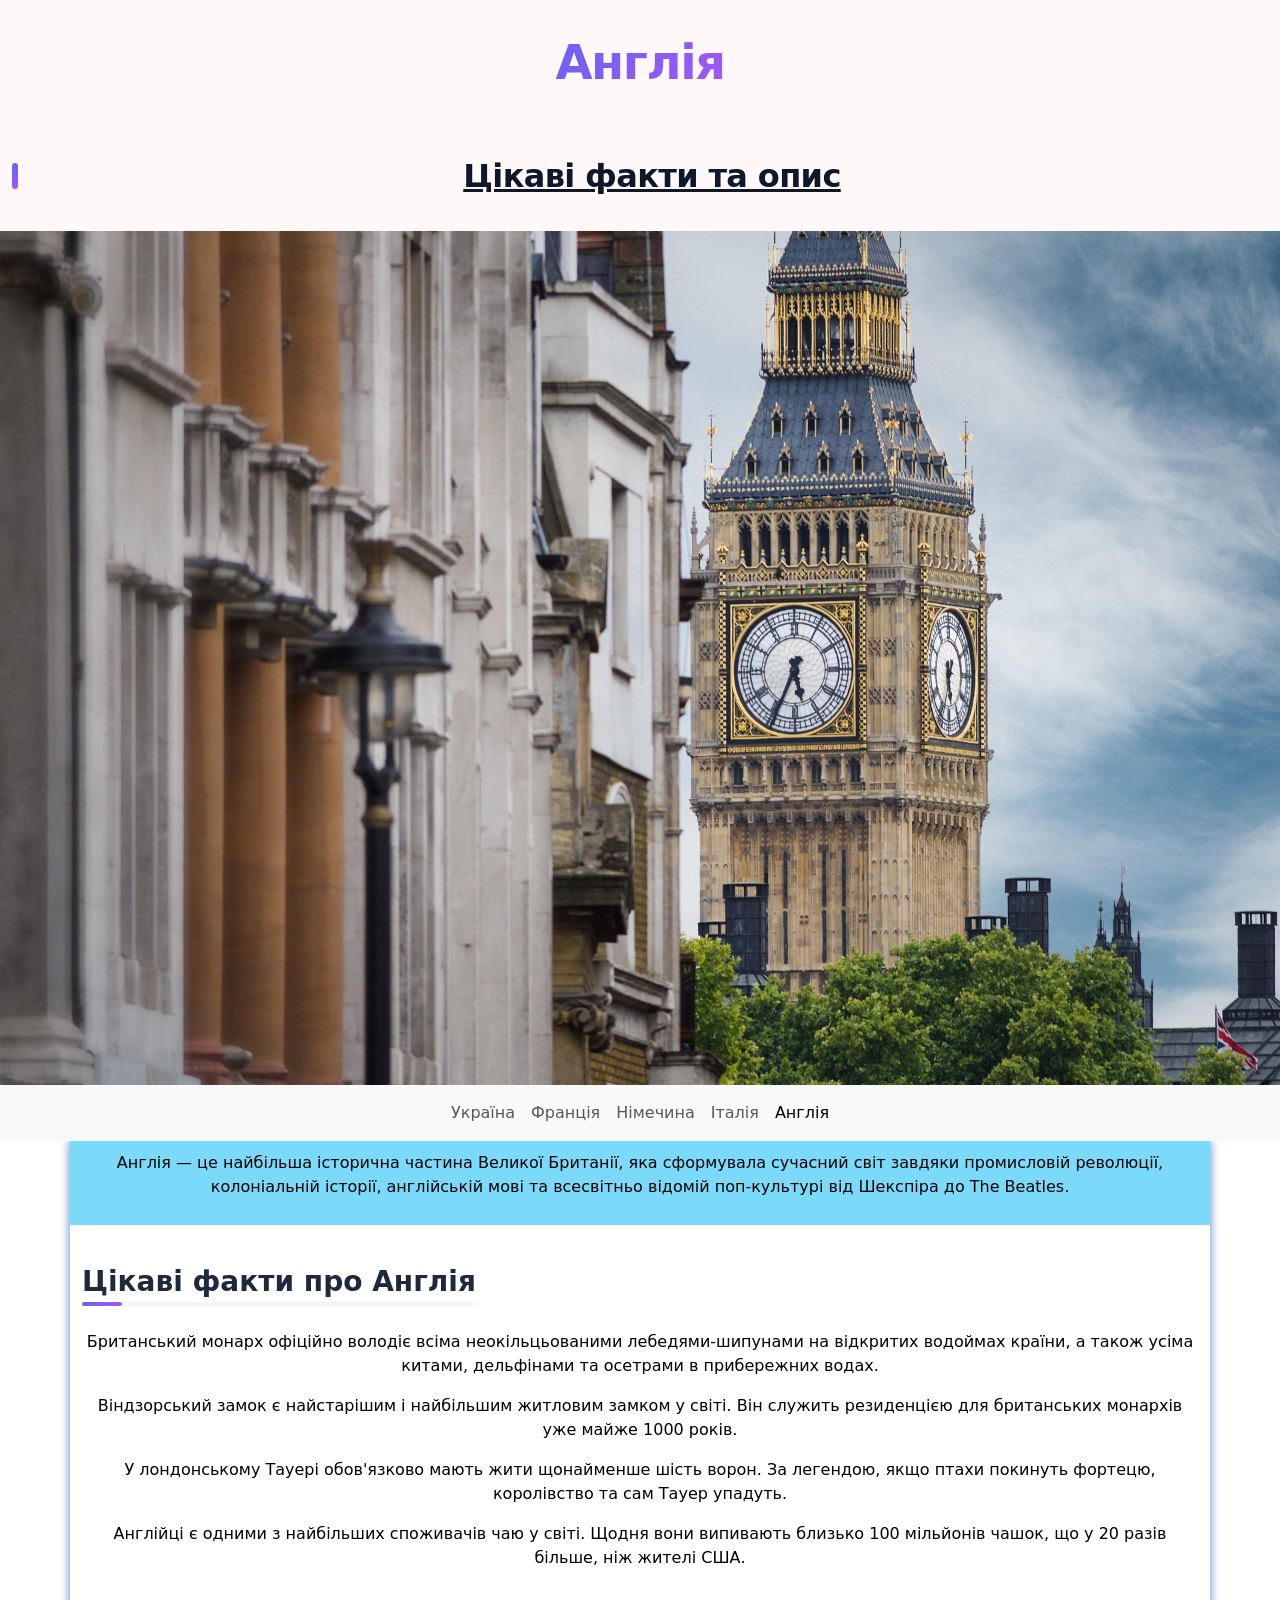
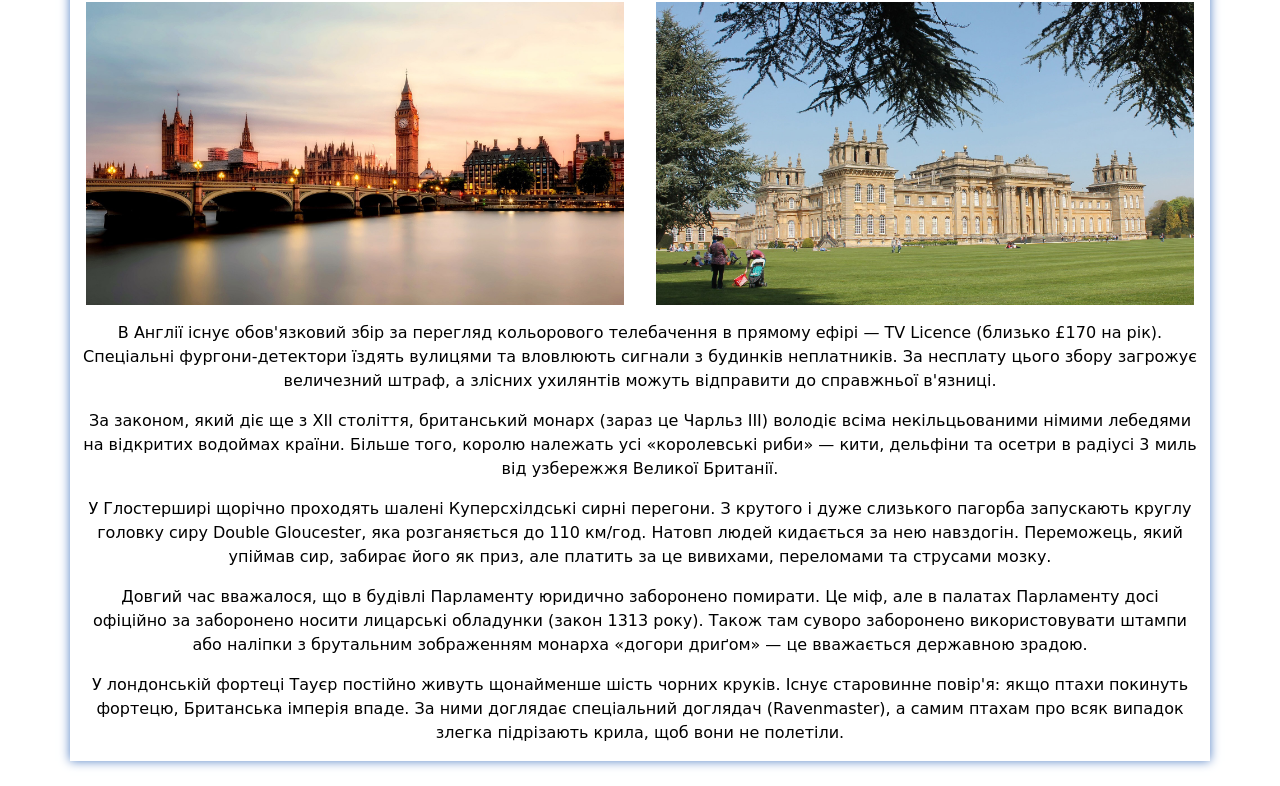
<file: country/england.html>
<!DOCTYPE html>
<html lang="en">

<head>
   <meta charset="UTF-8">
   <meta name="viewport" content="width=device-width, initial-scale=1.0">
   <link href="https://cdn.jsdelivr.net/npm/bootstrap@5.3.8/dist/css/bootstrap.min.css" rel="stylesheet"
      integrity="sha384-sRIl4kxILFvY47J16cr9ZwB07vP4J8+LH7qKQnuqkuIAvNWLzeN8tE5YBujZqJLB" crossorigin="anonymous">
   <title>Мандруй Світом: Дивовижні Країни та Факти</title>
   <link rel="stylesheet" href="style.css">
   <link rel="shortcut icon" href="c:\Users\Inside\Desktop\Inside\ДудкоЯрослав\сайт\66270-200.png" type="image/x-icon">
</head>

<body>
   <div class="container-fluid bg-1 py-3">
      <div class="row">
         <div class="col-12 text-center">
            <h1>Англія</h1>
            <h2>Цікаві факти та опис</h2>
         </div>
      </div>
   </div>

   <div class="big-img">
      <img src="mathewbrowne-big-ben-7116305_1920.jpg" alt="">
   </div>

   <nav class="navbar navbar-expand-lg bg-body-tertiary">
      <div class="container-fluid">
         <button class="navbar-toggler" type="button" data-bs-toggle="collapse" data-bs-target="#navbarNav"
            aria-controls="navbarNav" aria-expanded="false" aria-label="Toggle navigation">
            <span class="navbar-toggler-icon"></span>
         </button>
         <div class="collapse navbar-collapse justify-content-center" id="navbarNav">
            <ul class="navbar-nav">
               <li class="nav-item">
                  <a class="nav-link" href="index.html">Україна</a>
               </li>
               <li class="nav-item">
                  <a class="nav-link" href="France.html">Франція</a>
               </li>
               <li class="nav-item">
                  <a class="nav-link" href="Germany.html">Німечина</a>
               </li>
               <li class="nav-item">
                  <a class="nav-link  " href="Italia.html">Італія</a>
               </li>
               <li class="nav-item">
                  <a class="nav-link  active " href="England.html">Англія</a>
               </li>
            </ul>
         </div>
      </div>
   </nav>
   <div class="container my-shadow">
      <div class="row bg-green">
         <div class="col-12">
            <div class="">
               <p>Англія — це найбільша історична частина Великої Британії, яка сформувала сучасний світ завдяки
                  промисловій революції, колоніальній історії, англійській мові та всесвітньо відомій поп-культурі від
                  Шекспіра до The Beatles.
               </p>
            </div>
         </div>
      </div>
      <div class="row">
         <div class="col-12">
            <h3>Цікаві факти про Англія</h3>
            
            <p> Британський монарх офіційно володіє всіма неокільцьованими лебедями-шипунами на відкритих водоймах
               країни, а також усіма китами, дельфінами та осетрами в прибережних водах.
            </p>
            <p>Віндзорський замок є найстарішим і найбільшим житловим замком у світі. Він служить резиденцією для
               британських монархів уже майже 1000 років.
            </p>
            <p>У лондонському Тауері обов'язково мають жити щонайменше шість ворон. За легендою, якщо птахи покинуть
               фортецю, королівство та сам Тауер упадуть.
            </p>
            <p>Англійці є одними з найбільших споживачів чаю у світі. Щодня вони випивають близько 100 мільйонів чашок,
               що у 20 разів більше, ніж жителі США.</p>
            <div class="row ">
               <div class="col-md-6 p-3">
                  <img src="12019-big-ben-2393098_1920.jpg" alt="">
               </div>
               <div class="col-md-6 p-3">
                  <img src="jenjenb-building-5477546_1920.jpg" alt="">
               </div>
            </div>
            <div class="row">
               <div class="col-12">
                  <p>В Англії існує обов'язковий збір за перегляд кольорового телебачення в прямому ефірі — TV Licence
                     (близько £170 на рік). Спеціальні фургони-детектори їздять вулицями та вловлюють сигнали з будинків
                     неплатників. За несплату цього збору загрожує величезний штраф, а злісних ухилянтів можуть
                     відправити до справжньої в'язниці.</p>
                  <p>За законом, який діє ще з XII століття, британський монарх (зараз це Чарльз III) володіє всіма
                     некільцьованими німими лебедями на відкритих водоймах країни. Більше того, королю належать усі
                     «королевські риби» — кити, дельфіни та осетри в радіусі 3 миль від узбережжя Великої Британії.</p>
                  <p>У Глостерширі щорічно проходять шалені Куперсхілдські сирні перегони. З крутого і дуже слизького
                     пагорба запускають круглу головку сиру Double Gloucester, яка розганяється до 110 км/год. Натовп
                     людей кидається за нею навздогін. Переможець, який упіймав сир, забирає його як приз, але платить
                     за це вивихами, переломами та струсами мозку.</p>
                  <p>Довгий час вважалося, що в будівлі Парламенту юридично заборонено помирати. Це міф, але в палатах
                     Парламенту досі офіційно за заборонено носити лицарські обладунки (закон 1313 року). Також там
                     суворо заборонено використовувати штампи або наліпки з брутальним зображенням монарха «догори
                     дриґом» — це вважається державною зрадою.</p>
                  <p>У лондонській фортеці Тауєр постійно живуть щонайменше шість чорних круків. Існує старовинне
                     повір'я: якщо птахи покинуть фортецю, Британська імперія впаде. За ними доглядає спеціальний
                     доглядач (Ravenmaster), а самим птахам про всяк випадок злегка підрізають крила, щоб вони не
                     полетіли.</p>


               </div>
            </div>
         </div>

















         <script src="https://cdn.jsdelivr.net/npm/bootstrap@5.3.8/dist/js/bootstrap.bundle.min.js"
            integrity="sha384-FKyoEForCGlyvwx9Hj09JcYn3nv7wiPVlz7YYwJrWVcXK/BmnVDxM+D2scQbITxI"
            crossorigin="anonymous"></script>
</body>

</html>
</file>
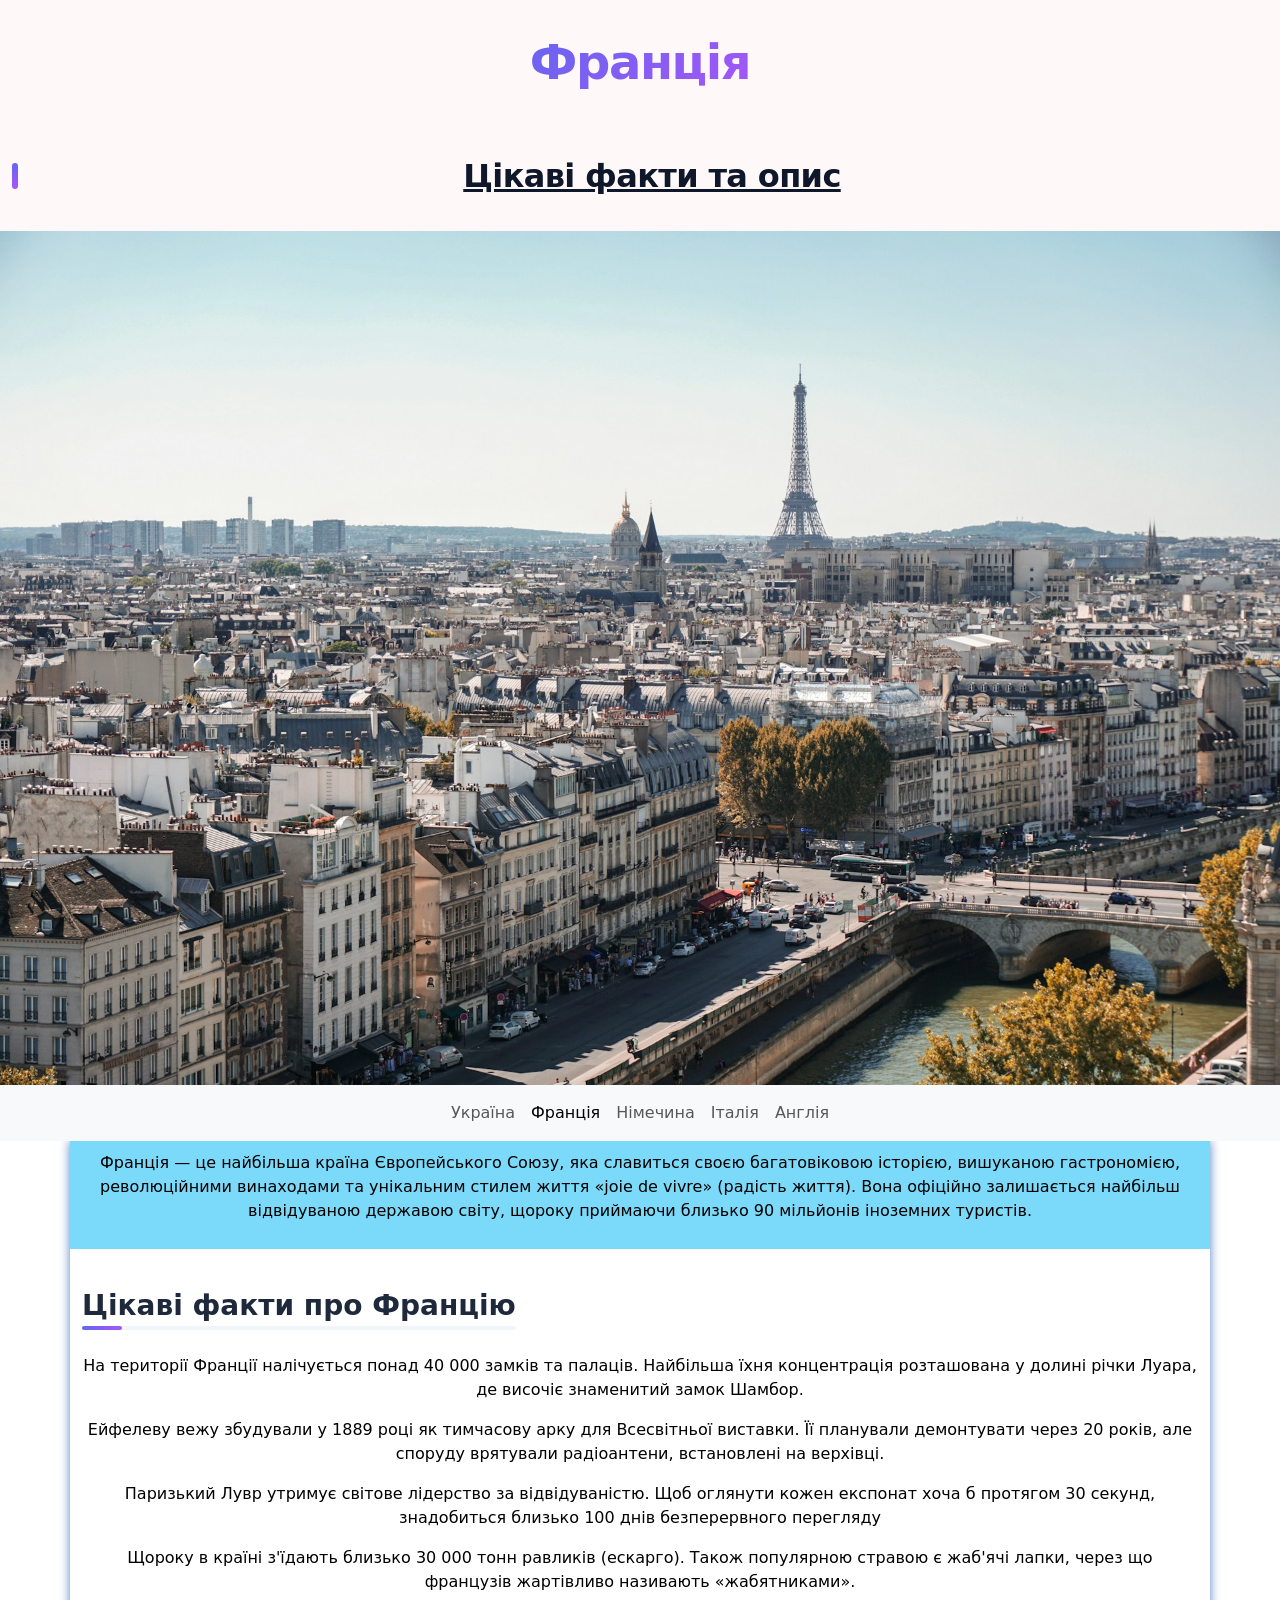
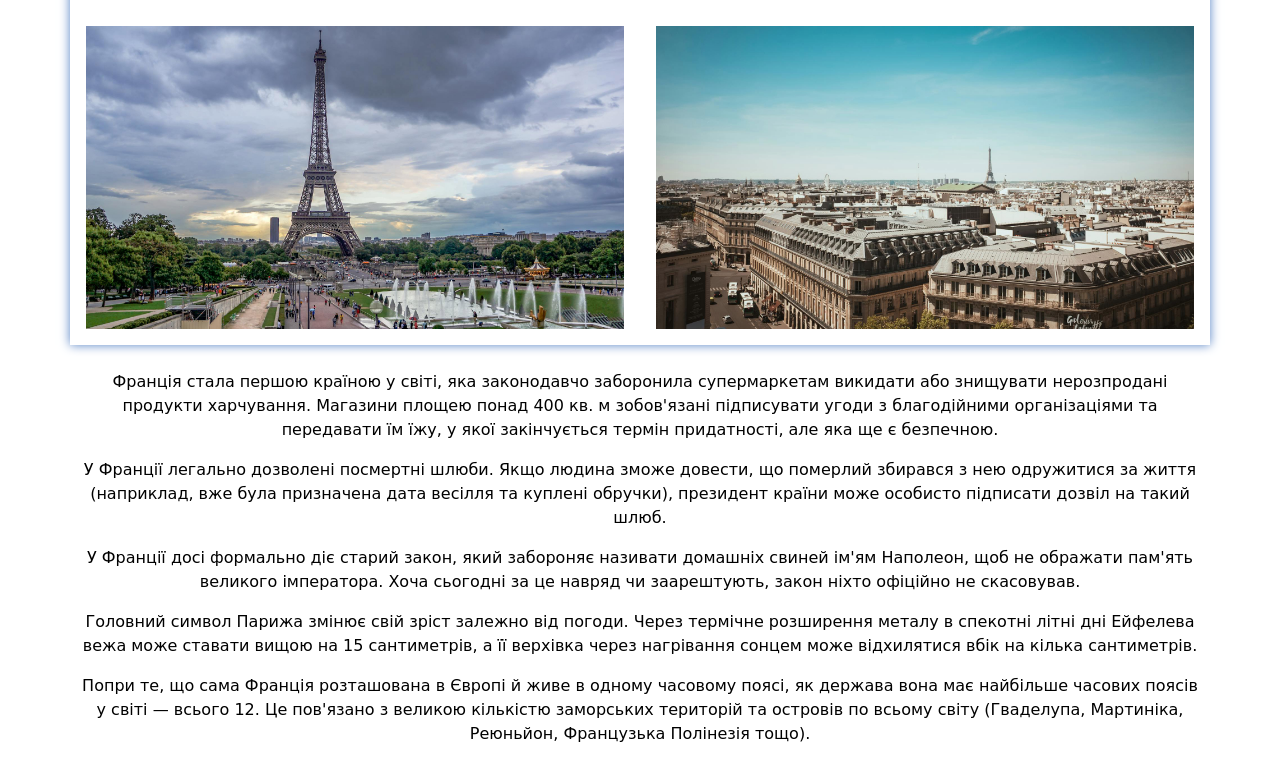
<file: country/France.html>
<!DOCTYPE html>
<html lang="en">

<head>
   <meta charset="UTF-8">
   <meta name="viewport" content="width=device-width, initial-scale=1.0">
   <link href="https://cdn.jsdelivr.net/npm/bootstrap@5.3.8/dist/css/bootstrap.min.css" rel="stylesheet"
      integrity="sha384-sRIl4kxILFvY47J16cr9ZwB07vP4J8+LH7qKQnuqkuIAvNWLzeN8tE5YBujZqJLB" crossorigin="anonymous">
   <title>Мандруй Світом: Дивовижні Країни та Факти</title>
   <link rel="stylesheet" href="style.css">
   <link rel="shortcut icon" href="images.png" type="image/x-icon">
</head>

<body>
   <div class="container-fluid bg-1 py-3">
      <div class="row">
         <div class="col-12 text-center">
            <h1>Франція</h1>
            <h2>Цікаві факти та опис</h2>
         </div>
      </div>
   </div>
   <div class="big-img">
      <img src="alexander-kagan-t9Td0zfDTwI-unsplash (1).jpg" alt="">
   </div>
   <nav class="navbar navbar-expand-lg bg-body-tertiary">
      <div class="container-fluid">
         <button class="navbar-toggler" type="button" data-bs-toggle="collapse" data-bs-target="#navbarNav"
            aria-controls="navbarNav" aria-expanded="false" aria-label="Toggle navigation">
            <span class="navbar-toggler-icon"></span>
         </button>
         <div class="collapse navbar-collapse justify-content-center" id="navbarNav">
            <ul class="navbar-nav">
               <li class="nav-item">
                  <a class="nav-link " href="Index.html">Україна</a>
               </li>
               <li class="nav-item">
                  <a class="nav-link active" href="France.html">Франція</a>
               </li>
               <li class="nav-item">
                  <a class="nav-link" href="Germany.html">Німечина</a>
               </li>
               <li class="nav-item">
                  <a class="nav-link  " href="Italia.html">Італія</a>
               </li>
               <li class="nav-item">
                  <a class="nav-link  " href="England.html">Англія</a>
               </li>
            </ul>
         </div>
      </div>
   </nav>
   <div class="container my-shadow">
      <div class="row bg-green">
         <div class="col-12">
            <div class="">
               <p>Франція — це найбільша країна Європейського Союзу, яка славиться своєю багатовіковою історією,
                  вишуканою гастрономією, революційними винаходами та унікальним стилем життя «joie de vivre» (радість
                  життя). Вона офіційно залишається найбільш відвідуваною державою світу, щороку приймаючи близько 90
                  мільйонів іноземних туристів.
               </p>
            </div>
         </div>
      </div>
      <div class="row">
         <div class="col-12">
            <h3>Цікаві факти про Францію</h3>
            <p>На території Франції налічується понад 40 000 замків та палаців. Найбільша їхня концентрація розташована
               у долині річки Луара, де височіє знаменитий замок Шамбор.
            </p>
            <p>Ейфелеву вежу збудували у 1889 році як тимчасову арку для Всесвітньої виставки. Її планували демонтувати
               через 20 років, але споруду врятували радіоантени, встановлені на верхівці.
            </p>
            <p>Паризький Лувр утримує світове лідерство за відвідуваністю. Щоб оглянути кожен експонат хоча б протягом
               30 секунд, знадобиться близько 100 днів безперервного перегляду
            </p>
            <p>Щороку в країні з'їдають близько 30 000 тонн равликів (ескарго). Також популярною стравою є жаб'ячі
               лапки, через що французів жартівливо називають «жабятниками».
            </p>
         </div>
      </div>
      <div class="row ">
         <div class="col-md-6 p-3">
            <img src="pexels-solyartphotos-18780820.jpg" alt="">
         </div>
         <div class="col-md-6 p-3">
            <img src="pexels-maximilian-orlowsky-515733-30133212.jpg" alt="">
         </div>

      </div>
   </div>
   </div>
   <div class="container">
      <div class="row">
         <div class="col-12">
            <p>Франція стала першою країною у світі, яка законодавчо заборонила супермаркетам викидати або знищувати
               нерозпродані продукти харчування. Магазини площею понад 400 кв. м зобов'язані підписувати угоди з
               благодійними організаціями та передавати їм їжу, у якої закінчується термін придатності, але яка ще є
               безпечною.</p>
            <p>У Франції легально дозволені посмертні шлюби. Якщо людина зможе довести, що померлий збирався з нею
               одружитися за життя (наприклад, вже була призначена дата весілля та куплені обручки), президент країни
               може
               особисто підписати дозвіл на такий шлюб.</p>
            <p>У Франції досі формально діє старий закон, який забороняє називати домашніх свиней ім'ям Наполеон, щоб не
               ображати пам'ять великого імператора. Хоча сьогодні за це навряд чи заарештують, закон ніхто офіційно не
               скасовував.</p>
            <p>Головний символ Парижа змінює свій зріст залежно від погоди. Через термічне розширення металу в спекотні
               літні дні Ейфелева вежа може ставати вищою на 15 сантиметрів, а її верхівка через нагрівання сонцем може
               відхилятися вбік на кілька сантиметрів.</p>
            <p>Попри те, що сама Франція розташована в Європі й живе в одному часовому поясі, як держава вона має
               найбільше
               часових поясів у світі — всього 12. Це пов'язано з великою кількістю заморських територій та островів по
               всьому світу (Гваделупа, Мартиніка, Реюньйон, Французька Полінезія тощо).</p>

         </div>
      </div>
   </div>





   <script src="https://cdn.jsdelivr.net/npm/bootstrap@5.3.8/dist/js/bootstrap.bundle.min.js"
      integrity="sha384-FKyoEForCGlyvwx9Hj09JcYn3nv7wiPVlz7YYwJrWVcXK/BmnVDxM+D2scQbITxI"
      crossorigin="anonymous"></script>
</body>

</html>
</file>
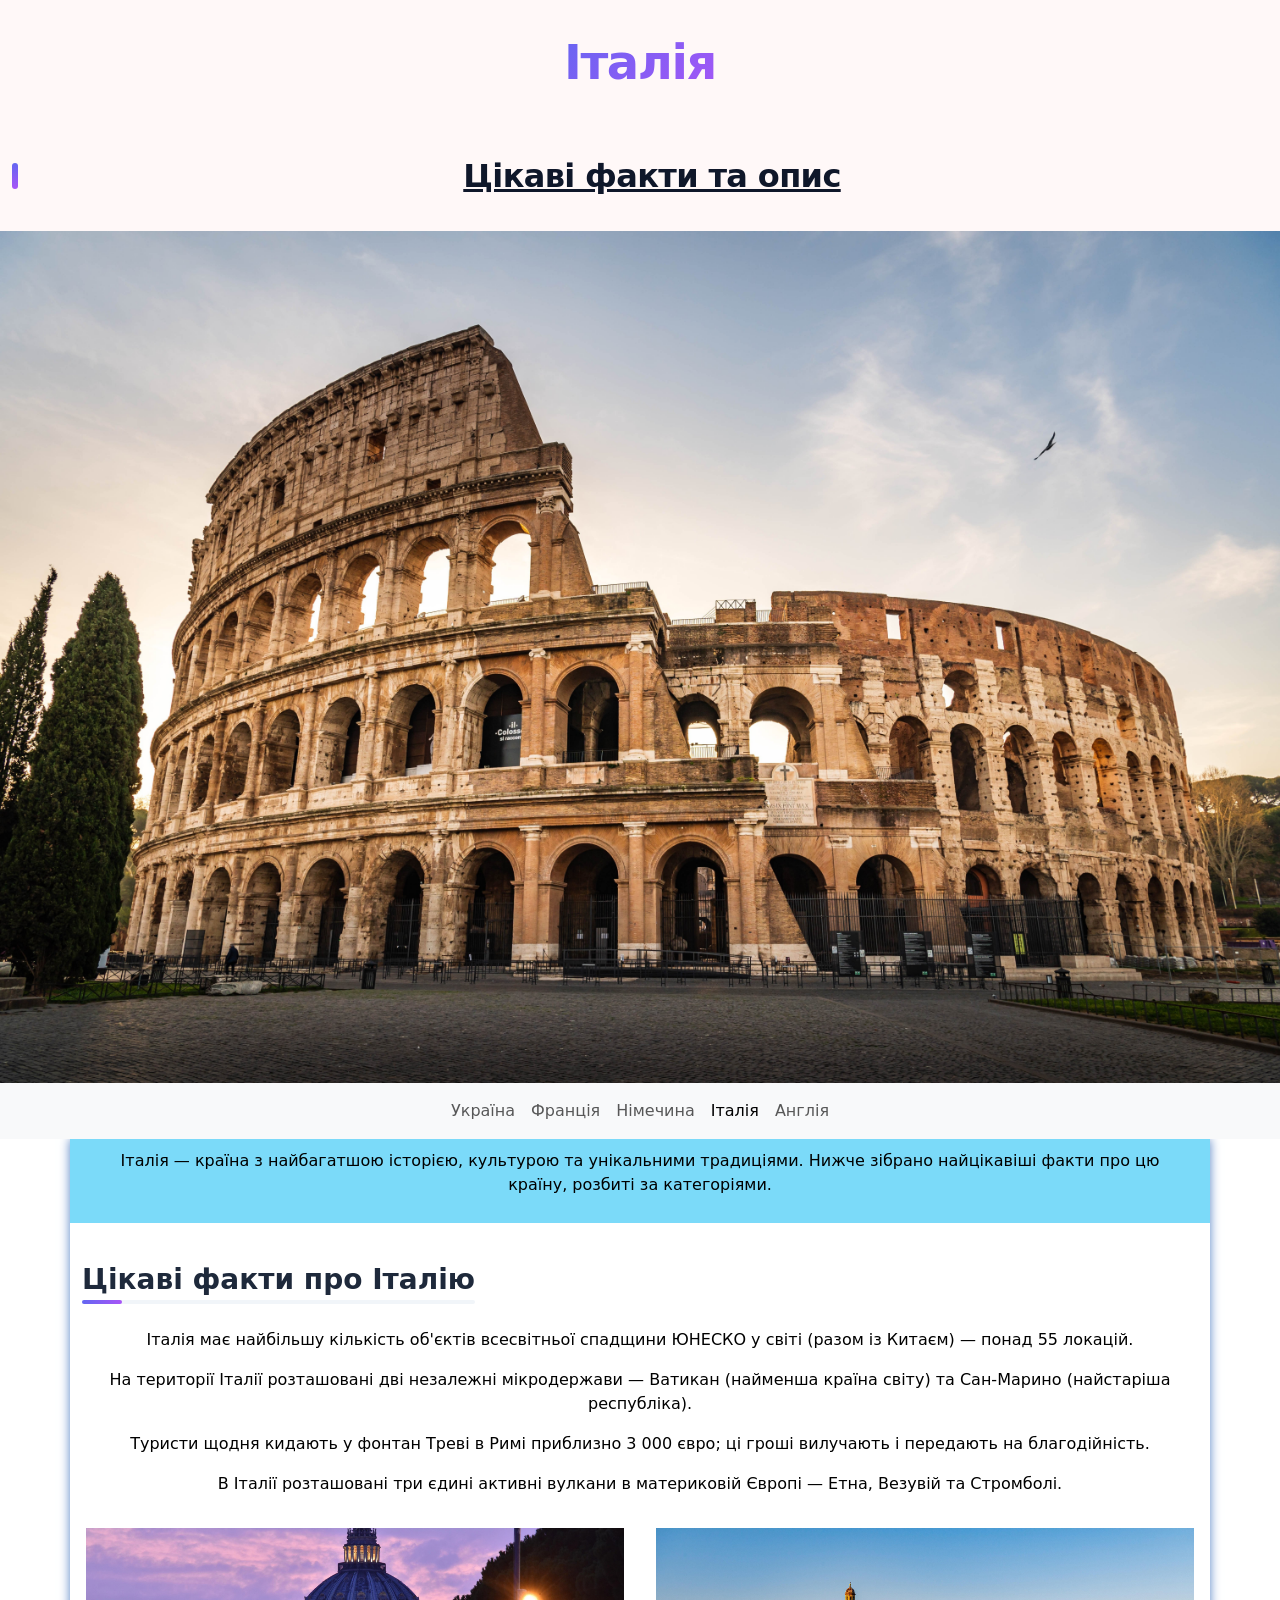
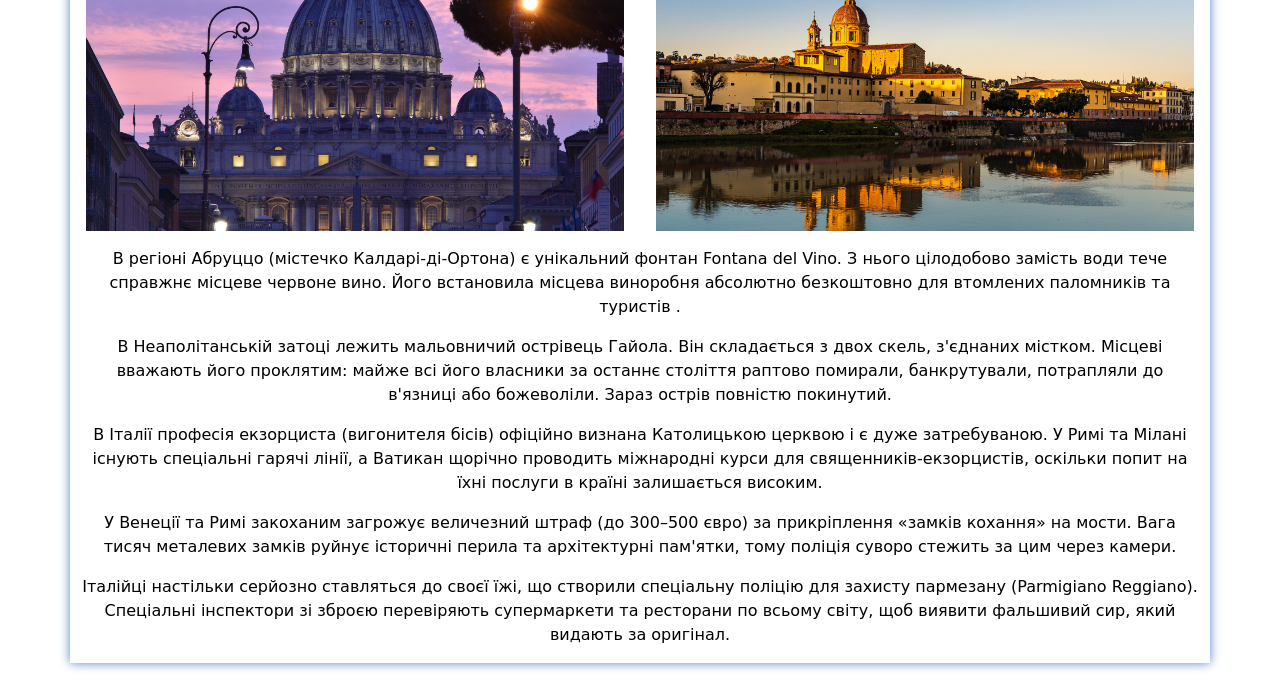
<file: country/Italia.html>
<!DOCTYPE html>
<html lang="en">

<head>
   <meta charset="UTF-8">
   <meta name="viewport" content="width=device-width, initial-scale=1.0">
   <link href="https://cdn.jsdelivr.net/npm/bootstrap@5.3.8/dist/css/bootstrap.min.css" rel="stylesheet"
      integrity="sha384-sRIl4kxILFvY47J16cr9ZwB07vP4J8+LH7qKQnuqkuIAvNWLzeN8tE5YBujZqJLB" crossorigin="anonymous">
   <title>Мандруй Світом: Дивовижні Країни та Факти</title>
   <link rel="stylesheet" href="style.css">
   
   <link rel="shortcut icon" href="497-4970466_buildings-in-rome-colosseum-icon-png-transparent-png.png" type="image/x-icon">
</head>

<body>
   <div class="container-fluid bg-1 py-3">
      <div class="row">
         <div class="col-12 text-center">
            <h1>Італія</h1>
            <h2>Цікаві факти та опис</h2>
         </div>
      </div>
   </div>

   <div class="big-img">
      <img src="martinophuc-italy-9505450.jpg" alt="">
   </div>

   <nav class="navbar navbar-expand-lg bg-body-tertiary">
      <div class="container-fluid">
         <button class="navbar-toggler" type="button" data-bs-toggle="collapse" data-bs-target="#navbarNav"
            aria-controls="navbarNav" aria-expanded="false" aria-label="Toggle navigation">
            <span class="navbar-toggler-icon"></span>
         </button>
         <div class="collapse navbar-collapse justify-content-center" id="navbarNav">
            <ul class="navbar-nav">
               <li class="nav-item">
                  <a class="nav-link" href="index.html">Україна</a>
               </li>
               <li class="nav-item">
                  <a class="nav-link" href="France.html">Франція</a>
               </li>
               <li class="nav-item">
                  <a class="nav-link" href="Germany.html">Німечина</a>
               </li>
               <li class="nav-item">
                  <a class="nav-link active " href="Italia.html">Італія</a>
               </li>
               <li class="nav-item">
                  <a class="nav-link   " href="England.html">Англія</a>
               </li>
            </ul>
         </div>
      </div>
   </nav>
   <div class="container my-shadow">
      <div class="row bg-green">
         <div class="col-12">
            <div class="">
               <p>Італія — країна з найбагатшою історією, культурою та унікальними традиціями. Нижче зібрано найцікавіші
                  факти про цю країну, розбиті за категоріями.
               </p>
            </div>
         </div>
      </div>
      <div class="row">
         <div class="col-12">
            <h3>Цікаві факти про Італію</h3>
            <p> Італія має найбільшу кількість об'єктів всесвітньої спадщини ЮНЕСКО у світі (разом із Китаєм) — понад 55
               локацій.
            </p>
            <p>На території Італії розташовані дві незалежні мікродержави — Ватикан (найменша країна світу) та
               Сан-Марино (найстаріша республіка).
            </p>
            <p>Туристи щодня кидають у фонтан Треві в Римі приблизно 3 000 євро; ці гроші вилучають і передають на
               благодійність.
            </p>
            <p>В Італії розташовані три єдині активні вулкани в материковій Європі — Етна, Везувій та Стромболі.</p>
         </div>
      </div>
      <div class="row ">
         <div class="col-md-6 p-3">
            <img src="jerome82-rome-5074421_1920.jpg" alt="">
         </div>
         <div class="col-md-6 p-3">
            <img src="martinophuc-firenze-9292733_1920.jpg" alt="">
         </div>
      </div>
      <div class="row">
         <div class="col-12">
      <p>В регіоні Абруццо (містечко Калдарі-ді-Ортона) є унікальний фонтан Fontana del Vino. З нього цілодобово
         замість води тече справжнє місцеве червоне вино. Його встановила місцева виноробня абсолютно безкоштовно
         для втомлених паломників та туристів .</p>
      <p>В Неаполітанській затоці лежить мальовничий острівець Гайола. Він складається з двох скель, з'єднаних містком.
         Місцеві вважають його проклятим: майже всі його власники за останнє століття раптово помирали, банкрутували,
         потрапляли до в'язниці або божеволіли. Зараз острів повністю покинутий.</p>
      <p>В Італії професія екзорциста (вигонителя бісів) офіційно визнана Католицькою церквою і є дуже затребуваною. У
         Римі та Мілані існують спеціальні гарячі лінії, а Ватикан щорічно проводить міжнародні курси для
         священників-екзорцистів, оскільки попит на їхні послуги в країні залишається високим.</p>
      <p>У Венеції та Римі закоханим загрожує величезний штраф (до 300–500 євро) за прикріплення «замків кохання» на
         мости. Вага тисяч металевих замків руйнує історичні перила та архітектурні пам'ятки, тому поліція суворо
         стежить за цим через камери.</p>
      <p>Італійці настільки серйозно ставляться до своєї їжі, що створили спеціальну поліцію для захисту пармезану
         (Parmigiano Reggiano). Спеціальні інспектори зі зброєю перевіряють супермаркети та ресторани по всьому світу,
         щоб виявити фальшивий сир, який видають за оригінал.</p>
      </div>
   </div>
</file>
<file: country/style.css>
img{
   width: 100%;
}
p{
   text-align: center;
}
.my-shadow{
   box-shadow: 0px 0px 10px rgb(86, 130, 196);
   margin-bottom: 25px;
}
.bg-green{
   padding: 10px;
   background-color: rgb(123, 218, 249);
}
.bg-1{
   text-align: center;
   background-color: rgb(255, 248, 248);
}
h2{
   text-align: center;
}
h3{
   text-align: center;
}
h1, h2, h3 {
   color: #0F4C81;
}
p, li, span {
   color: #000000;
}
h3{
   /* border-bottom: #0F4C81 2px; */
}
body {
   -webkit-user-select: none;
   user-select: none;
 }
 h3{
   /* text-decoration: underline; */
 }
 h2{
   text-decoration: underline;
 }
 h3{
   /* text-decoration: underline; */
 }
h1{
   text-decoration: underline
}


h3 {
   font-family: system-ui, -apple-system, sans-serif;
   font-size: 28px;
   font-weight: 800;
   color: #1e293b;
   margin: 40px 0 24px 0;
   position: relative;
   display: inline-block; /* Потрібно, щоб підкреслення було лише під текстом */
   padding-bottom: 8px;
 }
 
 /* Декоративна дворівнева лінія під заголовком */
 h3::before {
   content: "";
   position: absolute;
   bottom: 0;
   left: 0;
   width: 100%;
   height: 4px;
   background: #f1f5f9; /* Світла основа */
   border-radius: 2px;
 }
 
 h3::after {
   content: "";
   position: absolute;
   bottom: 0;
   left: 0;
   width: 40px; /* Короткий яскравий акцент */
   height: 4px;
   background: linear-gradient(90deg, #6366f1, #a855f7); /* Той самий градієнт, що й у списку */
   border-radius: 2px;
   transition: width 0.3s ease; /* Анімація для інтерактивності */
 }
 
 /* Ефект при наведенні на блок із заголовком */
 h3:hover::after {
   width: 100%; /* Градієнтна лінія розширюється на весь заголовок */
 }

 /* Базове скидання margins для кращого контролю відступів */
h1, h2 {
   font-family: system-ui, -apple-system, sans-serif;
   color: #0f172a; /* Глибокий благородний темний колір */
   margin: 0;
 }
 
 /* ==========================================
    H1 — Головний заголовок сторінки (наприклад, назва країни)
    Особливість: Ефектний градієнтний текст + розмитий фоновий акцент
    ========================================== */
 h1 {
   font-size: 48px;
   font-weight: 900;
   letter-spacing: -0.03em; /* Модний щільний трекінг */
   line-height: 1.1;
   padding: 20px 0;
   position: relative;
   display: inline-block;
 }
 
 /* Напівпрозорий розмитий колірний блік на фоні тексту (ефект свічення) */
 h1.::before {
   content: "";
   position: absolute;
   top: 50%;
   left: -20px;
   transform: translateY(-50%);
   width: 80px;
   height: 80px;
   background: radial-gradient(circle, rgba(99, 102, 241, 0.15) 0%, rgba(168, 85, 247, 0) 70%);
   filter: blur(10px);
   z-index: -1;
   pointer-events: none;
 }
 
 /* Робимо перше слово або весь текст градієнтним через спеціальний спан у HTML */
 h1  {
   background: linear-gradient(135deg, #6366f1, #a855f7);
   -webkit-background-clip: text;
   -webkit-text-fill-color: transparent;
   background-clip: text;
 }
 
 
 /* ==========================================
    H2 — Підзаголовки розділів (Географія, Культура тощо)
    Особливість: Асиметричний лівий маркер-акцент
    ========================================== */
 h2  {
   font-size: 32px;
   font-weight: 800;
   letter-spacing: -0.02em;
   margin: 48px 0 20px 0;
   position: relative;
   padding-left: 24px; /* Місце для маркера */
 }
 
 /* Стильний вертикальний маркер зліва */
 h2::before {
   content: "";
   position: absolute;
   left: 0;
   top: 15%;
   height: 70%;
   width: 6px;
   background: linear-gradient(to bottom, #6366f1, #a855f7);
   border-radius: 4px;
   transition: transform 0.3s cubic-bezier(0.34, 1.56, 0.64, 1);
 }
 
 /* Ефект інтерактивності: при наведенні маркер виростає по вертикалі */
 h2:hover::before {
   transform: scaleY(1.2);
 }
</file>
